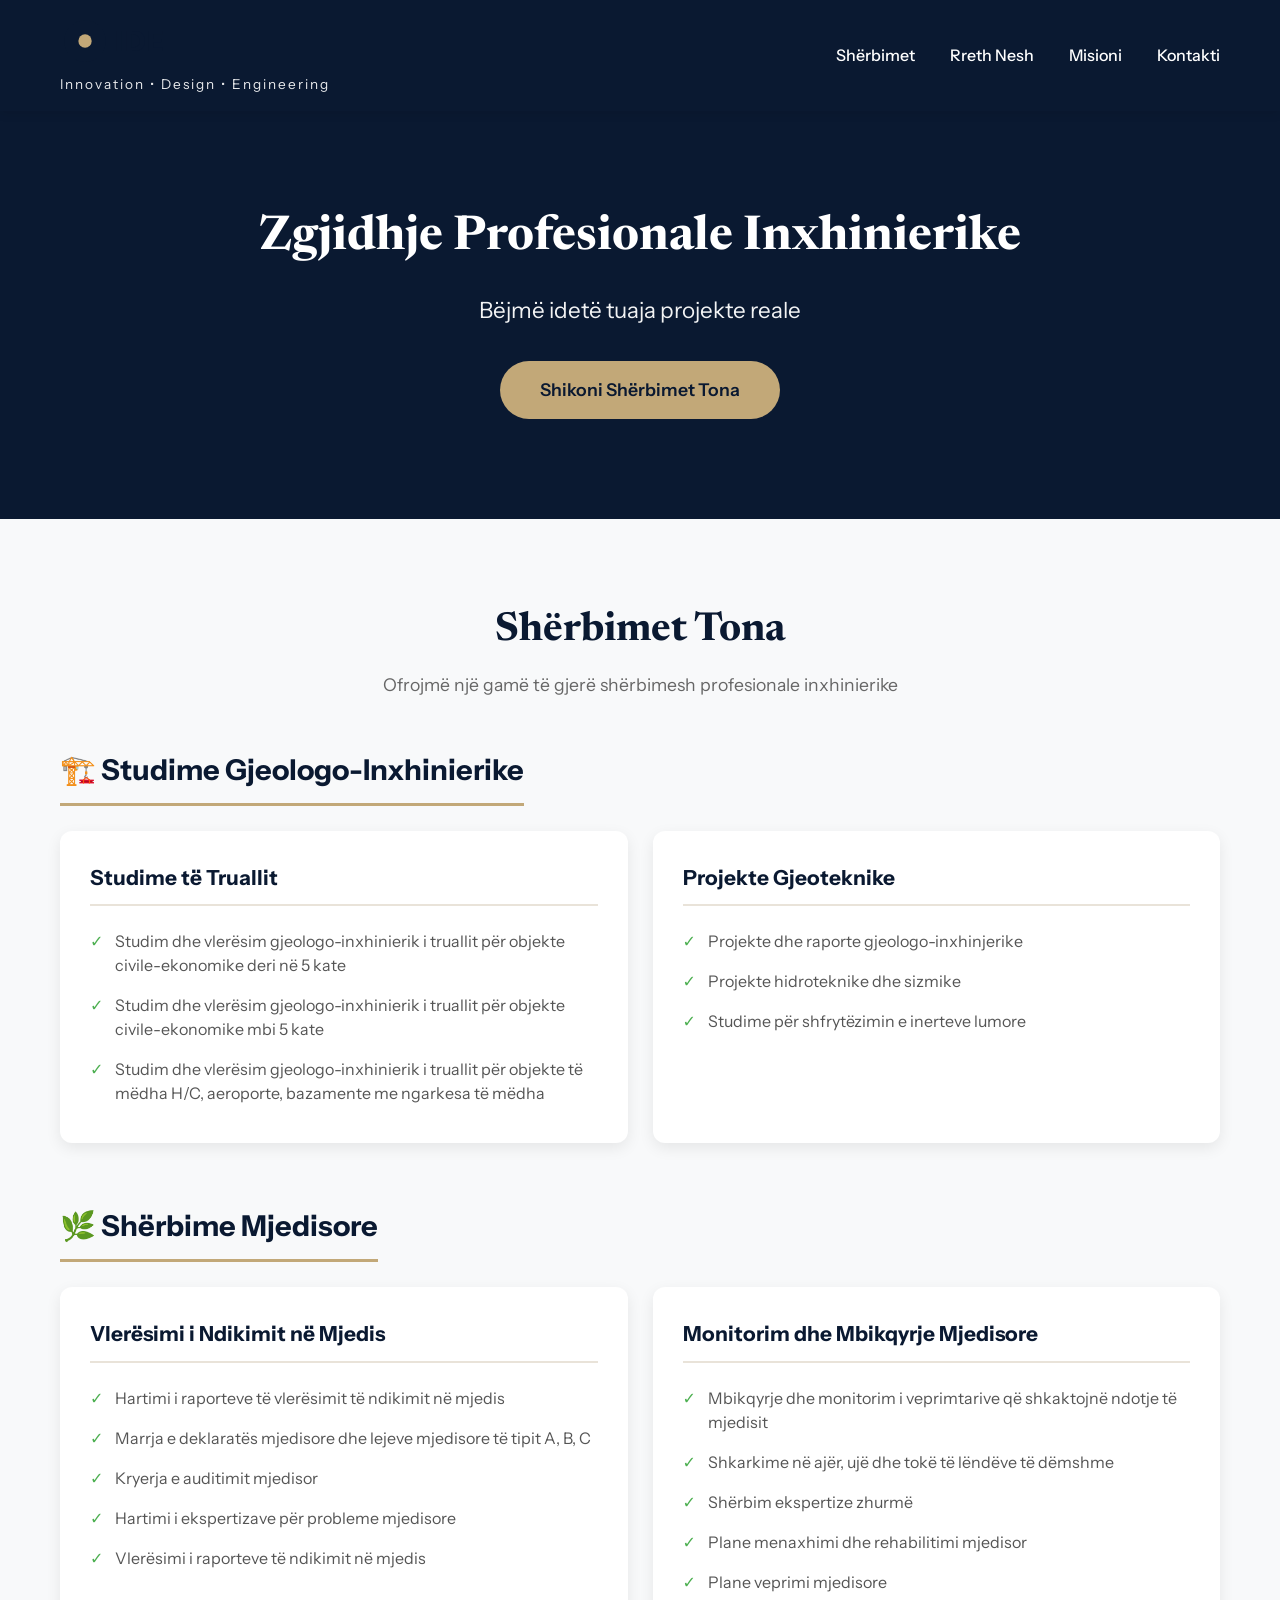
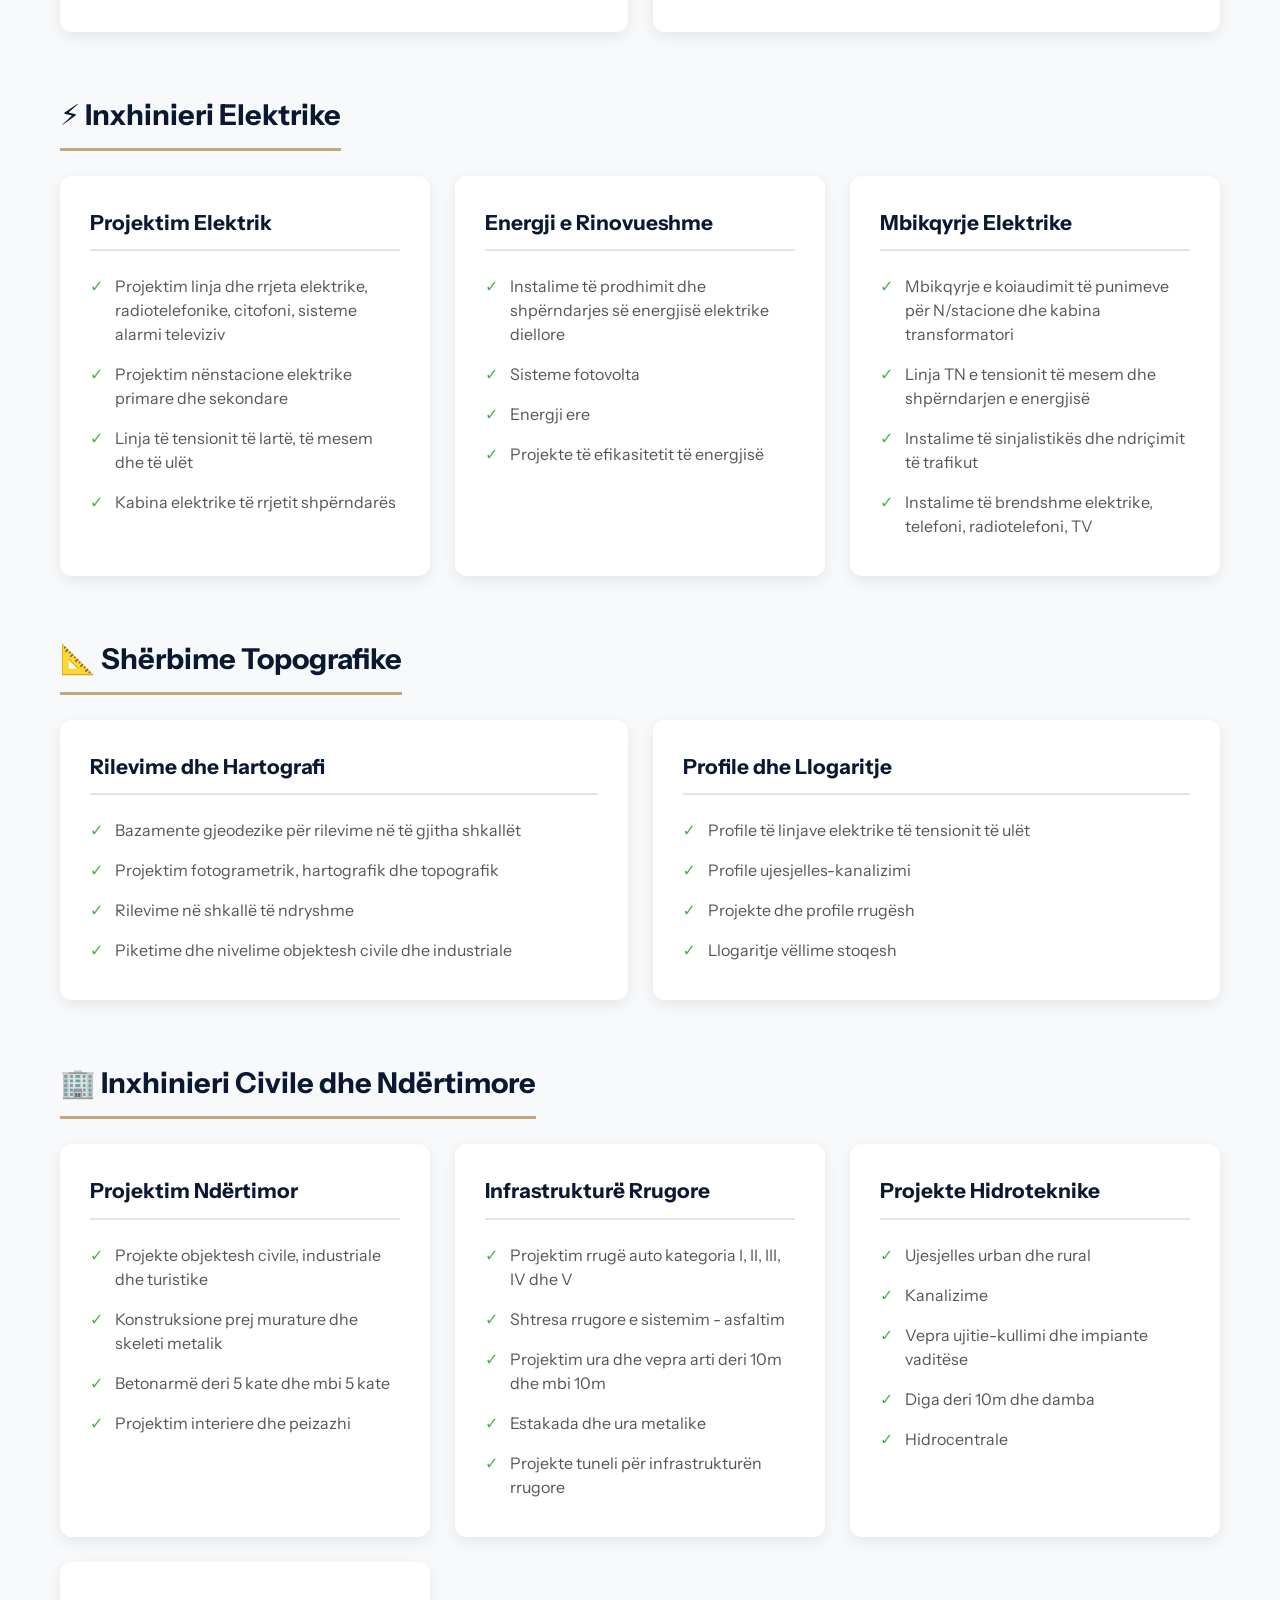
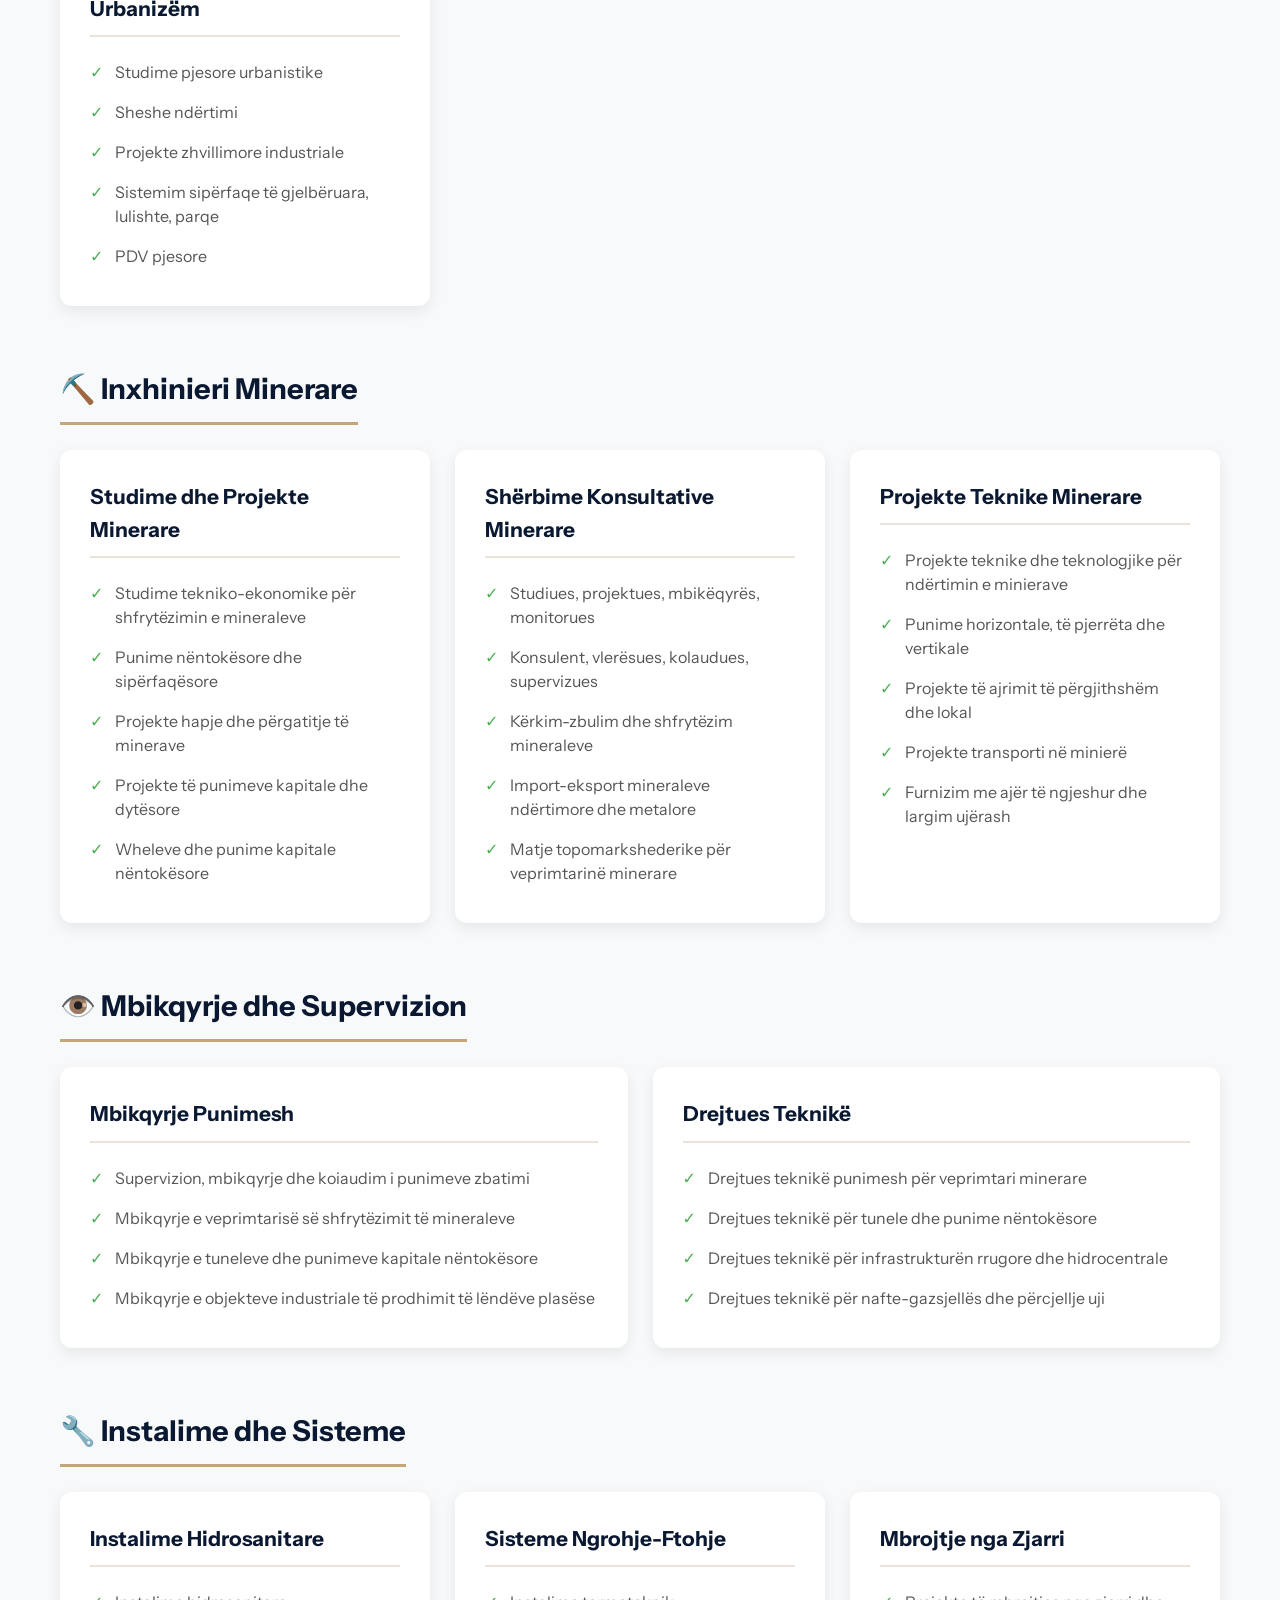
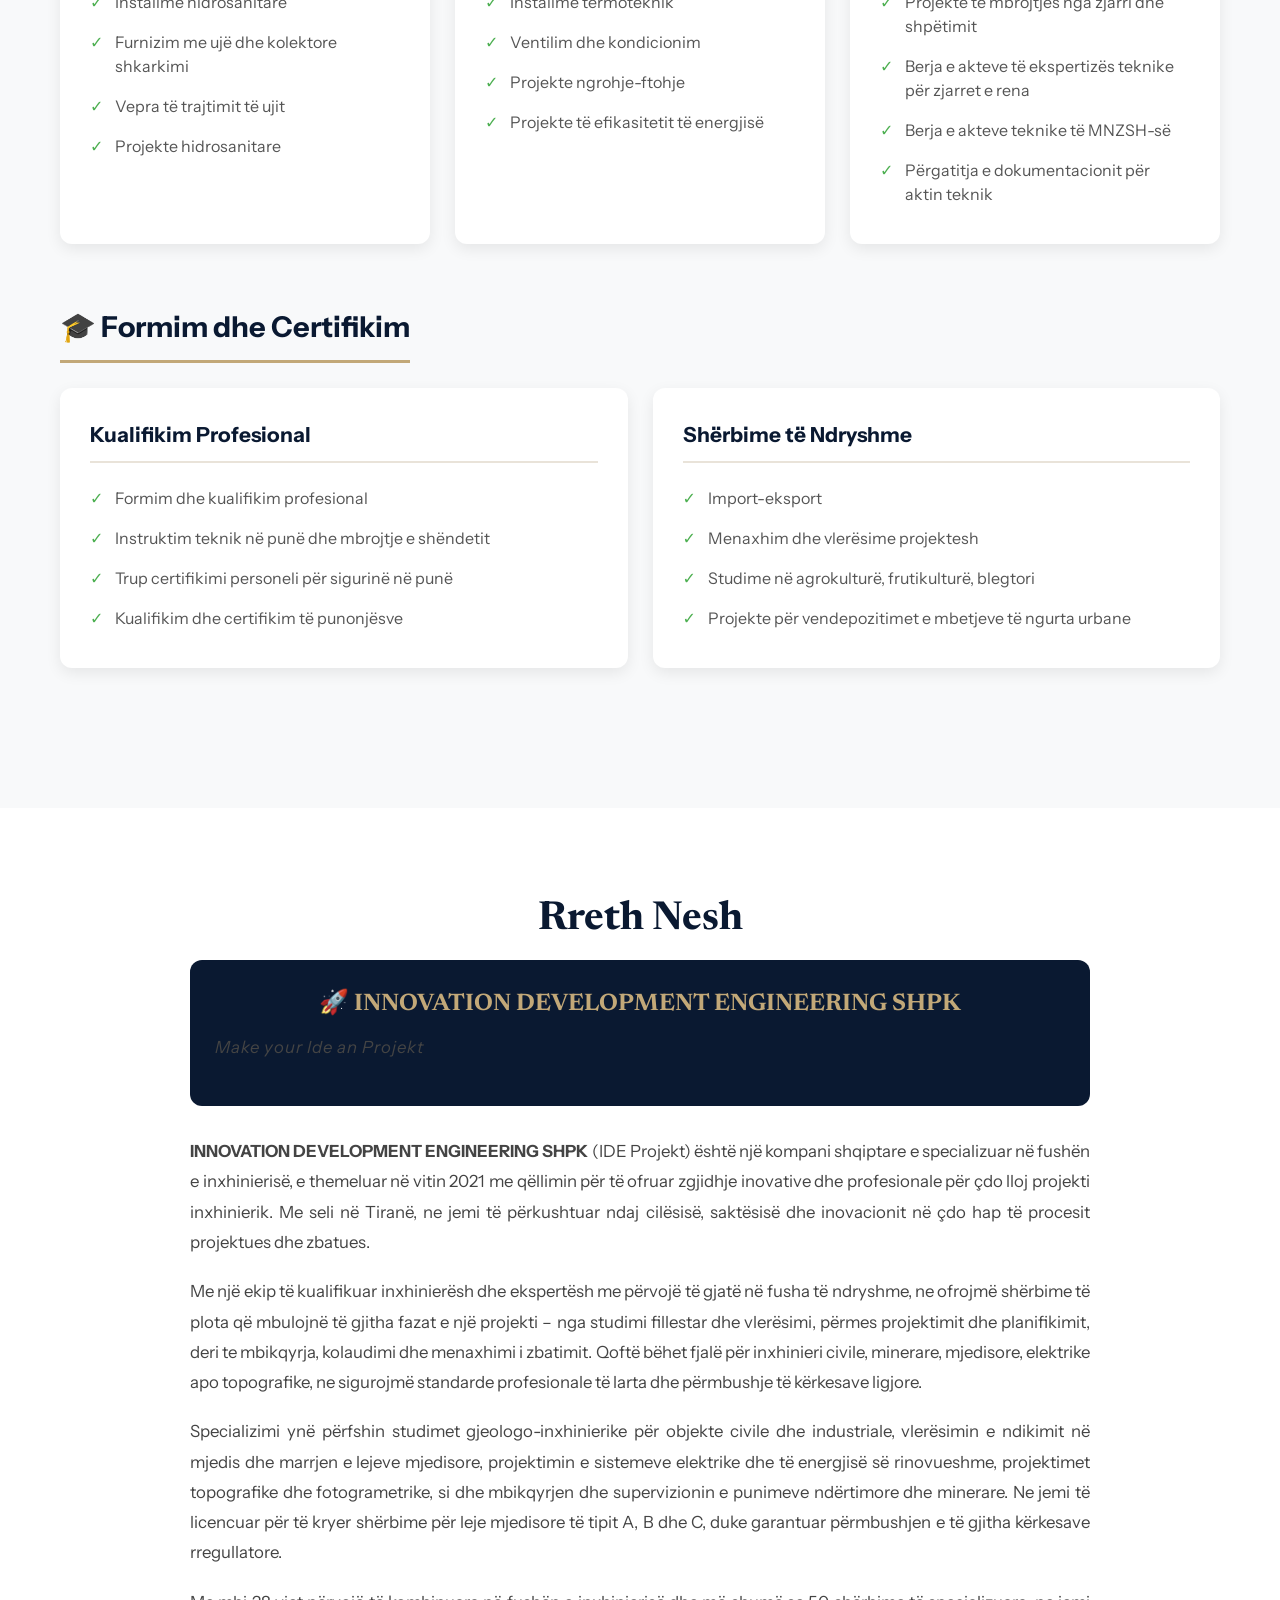
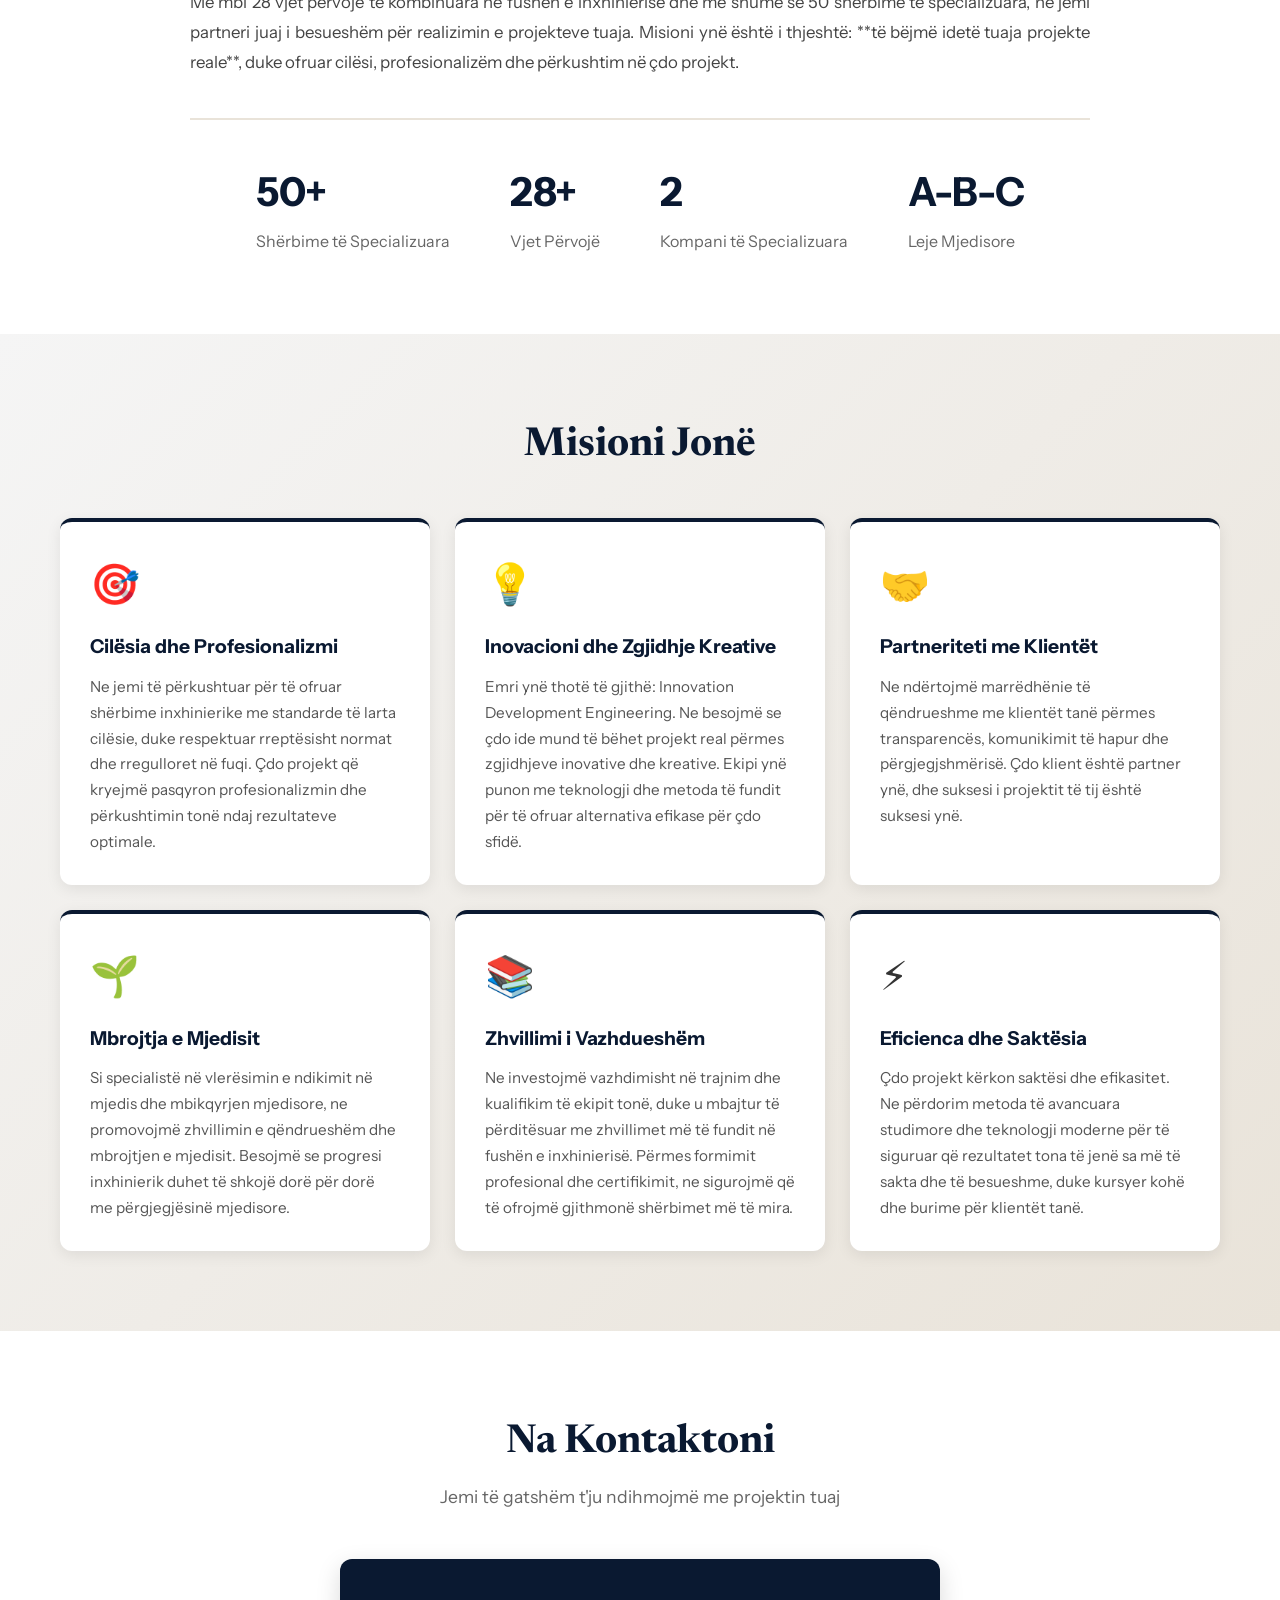
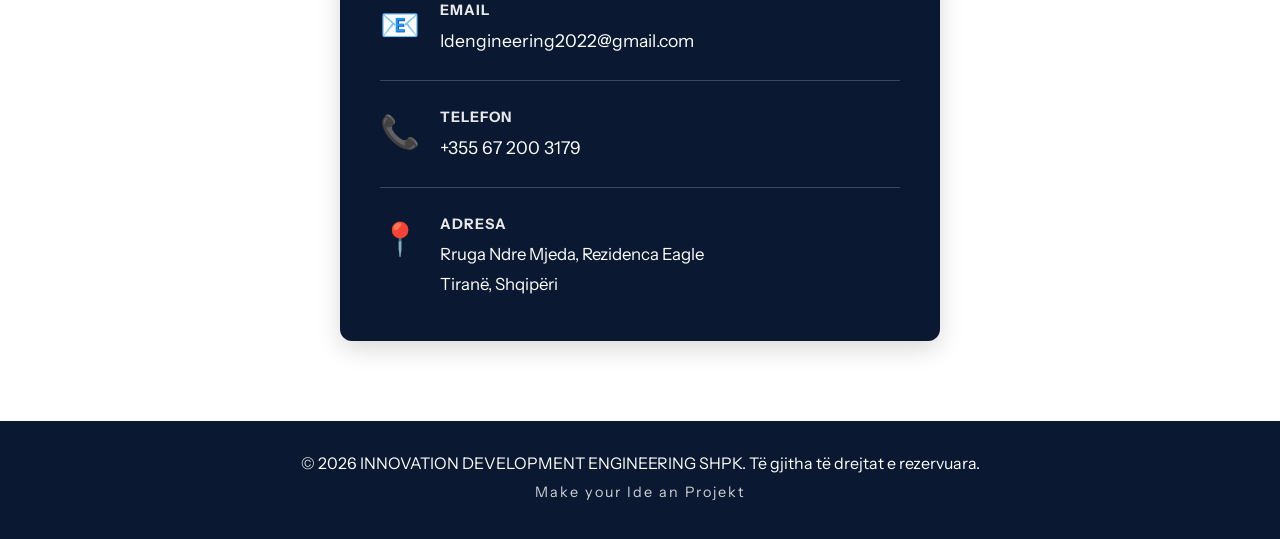
<file: index.html>
<!DOCTYPE html>
<html lang="sq">
<head>
    <meta charset="UTF-8">
    <meta name="viewport" content="width=device-width, initial-scale=1.0">
    <title>IDE Projekt - Innovation, Design, Engineering</title>
    <link rel="icon" type="image/png" href="/favicon-96x96.png?v=20261019" sizes="96x96" />
    <link rel="icon" type="image/svg+xml" href="/favicon.svg?v=20261019" />
    <link rel="shortcut icon" href="/favicon.ico?v=20261019" />
    <link rel="apple-touch-icon" sizes="180x180" href="/apple-touch-icon.png?v=20261019" />
    <meta name="apple-mobile-web-app-title" content="IDE Project" />
    <link rel="manifest" href="/site.webmanifest?v=20261019" />
    <meta name="description" content="IDE Projekt - Shërbime profesionale inxhinierie, projektim, mbikqyrje dhe konsultim në fushat e inxhinierisë civile, minerare, mjedisore dhe elektrike.">
    <link rel="preconnect" href="https://fonts.googleapis.com">
    <link rel="preconnect" href="https://fonts.gstatic.com" crossorigin>
    <link href="https://fonts.googleapis.com/css2?family=Instrument+Sans:wght@400;500;600&family=Newsreader:opsz,wght@6..72,300;400&display=swap" rel="stylesheet">
    <link rel="stylesheet" href="style.css">
</head>
<body>
    <!-- Header -->
    <header class="header">
        <div class="container">
            <div class="logo">
                <img src="logo.svg" alt="IDE Projekt Logo" class="logo-img">
                <p class="tagline">Innovation • Design • Engineering</p>
            </div>
            <nav class="nav">
                <a href="#sherbimet">Shërbimet</a>
                <a href="#rreth-nesh">Rreth Nesh</a>
                <a href="#misioni">Misioni</a>
                <a href="#kontakt">Kontakti</a>
            </nav>
        </div>
    </header>

    <!-- Hero Section -->
    <section class="hero">
        <div class="container">
            <h2>Zgjidhje Profesionale Inxhinierike</h2>
            <p class="hero-subtitle">Bëjmë idetë tuaja projekte reale</p>
            <a href="#sherbimet" class="btn">Shikoni Shërbimet Tona</a>
        </div>
    </section>

    <!-- Services Section -->
    <section id="sherbimet" class="services">
        <div class="container">
            <h2 class="section-title">Shërbimet Tona</h2>
            <p class="section-subtitle">Ofrojmë një gamë të gjerë shërbimesh profesionale inxhinierike</p>

            <!-- Gjeologji Inxhinierike -->
            <div class="service-category">
                <h3 class="category-title">🏗️ Studime Gjeologo-Inxhinierike</h3>
                <div class="service-grid">
                    <div class="service-card">
                        <h4>Studime të Truallit</h4>
                        <ul>
                            <li>Studim dhe vlerësim gjeologo-inxhinierik i truallit për objekte civile-ekonomike deri në 5 kate</li>
                            <li>Studim dhe vlerësim gjeologo-inxhinierik i truallit për objekte civile-ekonomike mbi 5 kate</li>
                            <li>Studim dhe vlerësim gjeologo-inxhinierik i truallit për objekte të mëdha H/C, aeroporte, bazamente me ngarkesa të mëdha</li>
                        </ul>
                    </div>
                    <div class="service-card">
                        <h4>Projekte Gjeoteknike</h4>
                        <ul>
                            <li>Projekte dhe raporte gjeologo-inxhinjerike</li>
                            <li>Projekte hidroteknike dhe sizmike</li>
                            <li>Studime për shfrytëzimin e inerteve lumore</li>
                        </ul>
                    </div>
                </div>
            </div>

            <!-- Mjedis -->
            <div class="service-category">
                <h3 class="category-title">🌿 Shërbime Mjedisore</h3>
                <div class="service-grid">
                    <div class="service-card">
                        <h4>Vlerësimi i Ndikimit në Mjedis</h4>
                        <ul>
                            <li>Hartimi i raporteve të vlerësimit të ndikimit në mjedis</li>
                            <li>Marrja e deklaratës mjedisore dhe lejeve mjedisore të tipit A, B, C</li>
                            <li>Kryerja e auditimit mjedisor</li>
                            <li>Hartimi i ekspertizave për probleme mjedisore</li>
                            <li>Vlerësimi i raporteve të ndikimit në mjedis</li>
                        </ul>
                    </div>
                    <div class="service-card">
                        <h4>Monitorim dhe Mbikqyrje Mjedisore</h4>
                        <ul>
                            <li>Mbikqyrje dhe monitorim i veprimtarive që shkaktojnë ndotje të mjedisit</li>
                            <li>Shkarkime në ajër, ujë dhe tokë të lëndëve të dëmshme</li>
                            <li>Shërbim ekspertize zhurmë</li>
                            <li>Plane menaxhimi dhe rehabilitimi mjedisor</li>
                            <li>Plane veprimi mjedisore</li>
                        </ul>
                    </div>
                </div>
            </div>

            <!-- Inxhinieri Elektrike -->
            <div class="service-category">
                <h3 class="category-title">⚡ Inxhinieri Elektrike</h3>
                <div class="service-grid">
                    <div class="service-card">
                        <h4>Projektim Elektrik</h4>
                        <ul>
                            <li>Projektim linja dhe rrjeta elektrike, radiotelefonike, citofoni, sisteme alarmi televiziv</li>
                            <li>Projektim nënstacione elektrike primare dhe sekondare</li>
                            <li>Linja të tensionit të lartë, të mesem dhe të ulët</li>
                            <li>Kabina elektrike të rrjetit shpërndarës</li>
                        </ul>
                    </div>
                    <div class="service-card">
                        <h4>Energji e Rinovueshme</h4>
                        <ul>
                            <li>Instalime të prodhimit dhe shpërndarjes së energjisë elektrike diellore</li>
                            <li>Sisteme fotovolta</li>
                            <li>Energji ere</li>
                            <li>Projekte të efikasitetit të energjisë</li>
                        </ul>
                    </div>
                    <div class="service-card">
                        <h4>Mbikqyrje Elektrike</h4>
                        <ul>
                            <li>Mbikqyrje e koiaudimit të punimeve për N/stacione dhe kabina transformatori</li>
                            <li>Linja TN e tensionit të mesem dhe shpërndarjen e energjisë</li>
                            <li>Instalime të sinjalistikës dhe ndriçimit të trafikut</li>
                            <li>Instalime të brendshme elektrike, telefoni, radiotelefoni, TV</li>
                        </ul>
                    </div>
                </div>
            </div>

            <!-- Topografi -->
            <div class="service-category">
                <h3 class="category-title">📐 Shërbime Topografike</h3>
                <div class="service-grid">
                    <div class="service-card">
                        <h4>Rilevime dhe Hartografi</h4>
                        <ul>
                            <li>Bazamente gjeodezike për rilevime në të gjitha shkallët</li>
                            <li>Projektim fotogrametrik, hartografik dhe topografik</li>
                            <li>Rilevime në shkallë të ndryshme</li>
                            <li>Piketime dhe nivelime objektesh civile dhe industriale</li>
                        </ul>
                    </div>
                    <div class="service-card">
                        <h4>Profile dhe Llogaritje</h4>
                        <ul>
                            <li>Profile të linjave elektrike të tensionit të ulët</li>
                            <li>Profile ujesjelles-kanalizimi</li>
                            <li>Projekte dhe profile rrugësh</li>
                            <li>Llogaritje vëllime stoqesh</li>
                        </ul>
                    </div>
                </div>
            </div>

            <!-- Inxhinieri Civile -->
            <div class="service-category">
                <h3 class="category-title">🏢 Inxhinieri Civile dhe Ndërtimore</h3>
                <div class="service-grid">
                    <div class="service-card">
                        <h4>Projektim Ndërtimor</h4>
                        <ul>
                            <li>Projekte objektesh civile, industriale dhe turistike</li>
                            <li>Konstruksione prej murature dhe skeleti metalik</li>
                            <li>Betonarmë deri 5 kate dhe mbi 5 kate</li>
                            <li>Projektim interiere dhe peizazhi</li>
                        </ul>
                    </div>
                    <div class="service-card">
                        <h4>Infrastrukturë Rrugore</h4>
                        <ul>
                            <li>Projektim rrugë auto kategoria I, II, III, IV dhe V</li>
                            <li>Shtresa rrugore e sistemim - asfaltim</li>
                            <li>Projektim ura dhe vepra arti deri 10m dhe mbi 10m</li>
                            <li>Estakada dhe ura metalike</li>
                            <li>Projekte tuneli për infrastrukturën rrugore</li>
                        </ul>
                    </div>
                    <div class="service-card">
                        <h4>Projekte Hidroteknike</h4>
                        <ul>
                            <li>Ujesjelles urban dhe rural</li>
                            <li>Kanalizime</li>
                            <li>Vepra ujitie-kullimi dhe impiante vaditëse</li>
                            <li>Diga deri 10m dhe damba</li>
                            <li>Hidrocentrale</li>
                        </ul>
                    </div>
                    <div class="service-card">
                        <h4>Urbanizëm</h4>
                        <ul>
                            <li>Studime pjesore urbanistike</li>
                            <li>Sheshe ndërtimi</li>
                            <li>Projekte zhvillimore industriale</li>
                            <li>Sistemim sipërfaqe të gjelbëruara, lulishte, parqe</li>
                            <li>PDV pjesore</li>
                        </ul>
                    </div>
                </div>
            </div>

            <!-- Inxhinieri Minerare -->
            <div class="service-category">
                <h3 class="category-title">⛏️ Inxhinieri Minerare</h3>
                <div class="service-grid">
                    <div class="service-card">
                        <h4>Studime dhe Projekte Minerare</h4>
                        <ul>
                            <li>Studime tekniko-ekonomike për shfrytëzimin e mineraleve</li>
                            <li>Punime nëntokësore dhe sipërfaqësore</li>
                            <li>Projekte hapje dhe përgatitje të minerave</li>
                            <li>Projekte të punimeve kapitale dhe dytësore</li>
                            <li>Wheleve dhe punime kapitale nëntokësore</li>
                        </ul>
                    </div>
                    <div class="service-card">
                        <h4>Shërbime Konsultative Minerare</h4>
                        <ul>
                            <li>Studiues, projektues, mbikëqyrës, monitorues</li>
                            <li>Konsulent, vlerësues, kolaudues, supervizues</li>
                            <li>Kërkim-zbulim dhe shfrytëzim mineraleve</li>
                            <li>Import-eksport mineraleve ndërtimore dhe metalore</li>
                            <li>Matje topomarkshederike për veprimtarinë minerare</li>
                        </ul>
                    </div>
                    <div class="service-card">
                        <h4>Projekte Teknike Minerare</h4>
                        <ul>
                            <li>Projekte teknike dhe teknologjike për ndërtimin e minierave</li>
                            <li>Punime horizontale, të pjerrëta dhe vertikale</li>
                            <li>Projekte të ajrimit të përgjithshëm dhe lokal</li>
                            <li>Projekte transporti në minierë</li>
                            <li>Furnizim me ajër të ngjeshur dhe largim ujërash</li>
                        </ul>
                    </div>
                </div>
            </div>

            <!-- Mbikqyrje dhe Supervizion -->
            <div class="service-category">
                <h3 class="category-title">👁️ Mbikqyrje dhe Supervizion</h3>
                <div class="service-grid">
                    <div class="service-card">
                        <h4>Mbikqyrje Punimesh</h4>
                        <ul>
                            <li>Supervizion, mbikqyrje dhe koiaudim i punimeve zbatimi</li>
                            <li>Mbikqyrje e veprimtarisë së shfrytëzimit të mineraleve</li>
                            <li>Mbikqyrje e tuneleve dhe punimeve kapitale nëntokësore</li>
                            <li>Mbikqyrje e objekteve industriale të prodhimit të lëndëve plasëse</li>
                        </ul>
                    </div>
                    <div class="service-card">
                        <h4>Drejtues Teknikë</h4>
                        <ul>
                            <li>Drejtues teknikë punimesh për veprimtari minerare</li>
                            <li>Drejtues teknikë për tunele dhe punime nëntokësore</li>
                            <li>Drejtues teknikë për infrastrukturën rrugore dhe hidrocentrale</li>
                            <li>Drejtues teknikë për nafte-gazsjellës dhe përcjellje uji</li>
                        </ul>
                    </div>
                </div>
            </div>

            <!-- Instalime -->
            <div class="service-category">
                <h3 class="category-title">🔧 Instalime dhe Sisteme</h3>
                <div class="service-grid">
                    <div class="service-card">
                        <h4>Instalime Hidrosanitare</h4>
                        <ul>
                            <li>Instalime hidrosanitare</li>
                            <li>Furnizim me ujë dhe kolektore shkarkimi</li>
                            <li>Vepra të trajtimit të ujit</li>
                            <li>Projekte hidrosanitare</li>
                        </ul>
                    </div>
                    <div class="service-card">
                        <h4>Sisteme Ngrohje-Ftohje</h4>
                        <ul>
                            <li>Instalime termoteknik</li>
                            <li>Ventilim dhe kondicionim</li>
                            <li>Projekte ngrohje-ftohje</li>
                            <li>Projekte të efikasitetit të energjisë</li>
                        </ul>
                    </div>
                    <div class="service-card">
                        <h4>Mbrojtje nga Zjarri</h4>
                        <ul>
                            <li>Projekte të mbrojtjes nga zjarri dhe shpëtimit</li>
                            <li>Berja e akteve të ekspertizës teknike për zjarret e rena</li>
                            <li>Berja e akteve teknike të MNZSH-së</li>
                            <li>Përgatitja e dokumentacionit për aktin teknik</li>
                        </ul>
                    </div>
                </div>
            </div>

            <!-- Formim Profesional -->
            <div class="service-category">
                <h3 class="category-title">🎓 Formim dhe Certifikim</h3>
                <div class="service-grid">
                    <div class="service-card">
                        <h4>Kualifikim Profesional</h4>
                        <ul>
                            <li>Formim dhe kualifikim profesional</li>
                            <li>Instruktim teknik në punë dhe mbrojtje e shëndetit</li>
                            <li>Trup certifikimi personeli për sigurinë në punë</li>
                            <li>Kualifikim dhe certifikim të punonjësve</li>
                        </ul>
                    </div>
                    <div class="service-card">
                        <h4>Shërbime të Ndryshme</h4>
                        <ul>
                            <li>Import-eksport</li>
                            <li>Menaxhim dhe vlerësime projektesh</li>
                            <li>Studime në agrokulturë, frutikulturë, blegtori</li>
                            <li>Projekte për vendepozitimet e mbetjeve të ngurta urbane</li>
                        </ul>
                    </div>
                </div>
            </div>
        </div>
    </section>

    <!-- About Section -->
    <section id="rreth-nesh" class="about">
        <div class="container">
            <h2 class="section-title">Rreth Nesh</h2>
            <div class="about-content">
                <div class="company-intro">
                    <div class="company-badge">
                        <h3>🚀 INNOVATION DEVELOPMENT ENGINEERING SHPK</h3>
                        <p class="company-tagline">Make your Ide an Projekt</p>
                    </div>
                    <p><strong>INNOVATION DEVELOPMENT ENGINEERING SHPK</strong> (IDE Projekt) është një kompani shqiptare e specializuar në fushën e inxhinierisë, e themeluar në vitin 2021 me qëllimin për të ofruar zgjidhje inovative dhe profesionale për çdo lloj projekti inxhinierik. Me seli në Tiranë, ne jemi të përkushtuar ndaj cilësisë, saktësisë dhe inovacionit në çdo hap të procesit projektues dhe zbatues.</p>
                    
                    <p>Me një ekip të kualifikuar inxhinierësh dhe ekspertësh me përvojë të gjatë në fusha të ndryshme, ne ofrojmë shërbime të plota që mbulojnë të gjitha fazat e një projekti – nga studimi fillestar dhe vlerësimi, përmes projektimit dhe planifikimit, deri te mbikqyrja, kolaudimi dhe menaxhimi i zbatimit. Qoftë bëhet fjalë për inxhinieri civile, minerare, mjedisore, elektrike apo topografike, ne sigurojmë standarde profesionale të larta dhe përmbushje të kërkesave ligjore.</p>
                    
                    <p>Specializimi ynë përfshin studimet gjeologo-inxhinierike për objekte civile dhe industriale, vlerësimin e ndikimit në mjedis dhe marrjen e lejeve mjedisore, projektimin e sistemeve elektrike dhe të energjisë së rinovueshme, projektimet topografike dhe fotogrametrike, si dhe mbikqyrjen dhe supervizionin e punimeve ndërtimore dhe minerare. Ne jemi të licencuar për të kryer shërbime për leje mjedisore të tipit A, B dhe C, duke garantuar përmbushjen e të gjitha kërkesave rregullatore.</p>
                    
                    <p>Me mbi 28 vjet përvojë të kombinuara në fushën e inxhinierisë dhe më shumë se 50 shërbime të specializuara, ne jemi partneri juaj i besueshëm për realizimin e projekteve tuaja. Misioni ynë është i thjeshtë: **të bëjmë idetë tuaja projekte reale**, duke ofruar cilësi, profesionalizëm dhe përkushtim në çdo projekt.</p>
                </div>
                
                <div class="about-stats">
                    <div class="stat">
                        <h3>50+</h3>
                        <p>Shërbime të Specializuara</p>
                    </div>
                    <div class="stat">
                        <h3>28+</h3>
                        <p>Vjet Përvojë</p>
                    </div>
                    <div class="stat">
                        <h3>2</h3>
                        <p>Kompani të Specializuara</p>
                    </div>
                    <div class="stat">
                        <h3>A-B-C</h3>
                        <p>Leje Mjedisore</p>
                    </div>
                </div>
            </div>
        </div>
    </section>

    <!-- Mission Section -->
    <section id="misioni" class="mission">
        <div class="container">
            <h2 class="section-title">Misioni Jonë</h2>
            <div class="mission-content">
                <div class="mission-card">
                    <div class="mission-icon">🎯</div>
                    <h3>Cilësia dhe Profesionalizmi</h3>
                    <p>Ne jemi të përkushtuar për të ofruar shërbime inxhinierike me standarde të larta cilësie, duke respektuar rreptësisht normat dhe rregulloret në fuqi. Çdo projekt që kryejmë pasqyron profesionalizmin dhe përkushtimin tonë ndaj rezultateve optimale.</p>
                </div>
                <div class="mission-card">
                    <div class="mission-icon">💡</div>
                    <h3>Inovacioni dhe Zgjidhje Kreative</h3>
                    <p>Emri ynë thotë të gjithë: Innovation Development Engineering. Ne besojmë se çdo ide mund të bëhet projekt real përmes zgjidhjeve inovative dhe kreative. Ekipi ynë punon me teknologji dhe metoda të fundit për të ofruar alternativa efikase për çdo sfidë.</p>
                </div>
                <div class="mission-card">
                    <div class="mission-icon">🤝</div>
                    <h3>Partneriteti me Klientët</h3>
                    <p>Ne ndërtojmë marrëdhënie të qëndrueshme me klientët tanë përmes transparencës, komunikimit të hapur dhe përgjegjshmërisë. Çdo klient është partner ynë, dhe suksesi i projektit të tij është suksesi ynë.</p>
                </div>
                <div class="mission-card">
                    <div class="mission-icon">🌱</div>
                    <h3>Mbrojtja e Mjedisit</h3>
                    <p>Si specialistë në vlerësimin e ndikimit në mjedis dhe mbikqyrjen mjedisore, ne promovojmë zhvillimin e qëndrueshëm dhe mbrojtjen e mjedisit. Besojmë se progresi inxhinierik duhet të shkojë dorë për dorë me përgjegjësinë mjedisore.</p>
                </div>
                <div class="mission-card">
                    <div class="mission-icon">📚</div>
                    <h3>Zhvillimi i Vazhdueshëm</h3>
                    <p>Ne investojmë vazhdimisht në trajnim dhe kualifikim të ekipit tonë, duke u mbajtur të përditësuar me zhvillimet më të fundit në fushën e inxhinierisë. Përmes formimit profesional dhe certifikimit, ne sigurojmë që të ofrojmë gjithmonë shërbimet më të mira.</p>
                </div>
                <div class="mission-card">
                    <div class="mission-icon">⚡</div>
                    <h3>Eficienca dhe Saktësia</h3>
                    <p>Çdo projekt kërkon saktësi dhe efikasitet. Ne përdorim metoda të avancuara studimore dhe teknologji moderne për të siguruar që rezultatet tona të jenë sa më të sakta dhe të besueshme, duke kursyer kohë dhe burime për klientët tanë.</p>
                </div>
            </div>
        </div>
    </section>

    <!-- Contact Section -->
    <section id="kontakt" class="contact">
        <div class="container">
            <h2 class="section-title">Na Kontaktoni</h2>
            <p class="section-subtitle">Jemi të gatshëm t'ju ndihmojmë me projektin tuaj</p>
            <div class="contact-card-single">
                <div class="contact-info">
                    <div class="contact-item">
                        <span class="icon">📧</span>
                        <div class="contact-text">
                            <h4>Email</h4>
                            <a href="mailto:Idengineering2022@gmail.com">Idengineering2022@gmail.com</a>
                        </div>
                    </div>
                    <div class="contact-item">
                        <span class="icon">📞</span>
                        <div class="contact-text">
                            <h4>Telefon</h4>
                            <a href="tel:+355672003179">+355 67 200 3179</a>
                        </div>
                    </div>
                    <div class="contact-item">
                        <span class="icon">📍</span>
                        <div class="contact-text">
                            <h4>Adresa</h4>
                            <p>Rruga Ndre Mjeda, Rezidenca Eagle</p>
                            <p>Tiranë, Shqipëri</p>
                        </div>
                    </div>
                </div>
            </div>
        </div>
    </section>

    <!-- Footer -->
    <footer class="footer">
        <div class="container">
            <p>&copy; 2026 INNOVATION DEVELOPMENT ENGINEERING SHPK. Të gjitha të drejtat e rezervuara.</p>
            <p class="footer-tagline">Make your Ide an Projekt</p>
        </div>
    </footer>
</body>
</html>
</file>
<file: style.css>
/* Reset & Base Styles */
* {
    margin: 0;
    padding: 0;
    box-sizing: border-box;
}

html, body {
    width: 100%;
    overflow-x: hidden;
}

html {
    scroll-behavior: smooth;
}

body {
    font-family: 'Instrument Sans', system-ui, sans-serif;
    line-height: 1.6;
    color: #333;
    background-color: #f8f9fa;
}

.container {
    width: 100%;
    max-width: 1200px;
    margin: 0 auto;
    padding: 0 20px;
}

/* Header */
.header {
    background: #0A1931;
    color: white;
    padding: 1rem 0;
    position: fixed;
    width: 100%;
    top: 0;
    z-index: 1000;
    box-shadow: 0 2px 10px rgba(0,0,0,0.1);
}

.header .container {
    display: flex;
    justify-content: space-between;
    align-items: center;
}

.logo-img {
    height: 50px;
    width: auto;
}

.tagline {
    font-size: 0.85rem;
    opacity: 0.9;
    letter-spacing: 2px;
    color: white;
}

.nav a {
    color: white;
    text-decoration: none;
    margin-left: 2rem;
    font-weight: 500;
    transition: opacity 0.3s;
}

.nav a:hover {
    opacity: 0.8;
    text-decoration: underline;
}

/* Hero Section */
.hero {
    width: 100%;
    background: #0A1931;
    color: white;
    padding: 200px 0 100px;
    text-align: center;
}

.hero h2 {
    font-size: 3rem;
    margin-bottom: 1rem;
    font-weight: 700;
    font-family: 'Newsreader', Georgia, serif;
}

.hero-subtitle {
    font-size: 1.4rem;
    margin-bottom: 2rem;
    opacity: 0.95;
}

.btn {
    display: inline-block;
    background: #C2A878;
    color: #0A1931;
    padding: 15px 40px;
    border-radius: 50px;
    text-decoration: none;
    font-weight: 600;
    font-size: 1.1rem;
    transition: transform 0.3s, box-shadow 0.3s;
}

.btn:hover {
    transform: translateY(-3px);
    box-shadow: 0 10px 30px rgba(0,0,0,0.2);
}

/* Services Section */
.services {
    width: 100%;
    padding: 80px 0;
    background: #f8f9fa;
}

.section-title {
    text-align: center;
    font-size: 2.5rem;
    color: #0A1931;
    margin-bottom: 0.5rem;
    font-family: 'Newsreader', Georgia, serif;
}

.section-subtitle {
    text-align: center;
    font-size: 1.1rem;
    color: #666;
    margin-bottom: 3rem;
}

/* Service Categories */
.service-category {
    margin-bottom: 60px;
}

.category-title {
    font-size: 1.8rem;
    color: #0A1931;
    margin-bottom: 25px;
    padding-bottom: 10px;
    border-bottom: 3px solid #C2A878;
    display: inline-block;
}

.service-grid {
    display: grid;
    grid-template-columns: repeat(auto-fit, minmax(300px, 1fr));
    gap: 25px;
}

/* Service Cards */
.service-card {
    background: white;
    border-radius: 12px;
    padding: 30px;
    box-shadow: 0 5px 15px rgba(0,0,0,0.08);
    transition: transform 0.3s, box-shadow 0.3s;
}

.service-card:hover {
    transform: translateY(-5px);
    box-shadow: 0 10px 30px rgba(0,0,0,0.15);
}

.service-card h4 {
    color: #0A1931;
    font-size: 1.3rem;
    margin-bottom: 15px;
    padding-bottom: 10px;
    border-bottom: 2px solid #E9E3D9;
}

.service-card ul {
    list-style: none;
    padding-left: 0;
}

.service-card li {
    padding: 8px 0;
    padding-left: 25px;
    position: relative;
    color: #555;
    line-height: 1.5;
}

.service-card li:before {
    content: "✓";
    position: absolute;
    left: 0;
    color: #4caf50;
    font-weight: bold;
}

/* About Section */
.about {
    width: 100%;
    padding: 80px 0;
    background: white;
}

.about-content {
    max-width: 900px;
    margin: 0 auto;
    text-align: left;
}

/* Company Intro */
.company-intro {
    margin-bottom: 40px;
}

.company-badge {
    text-align: center;
    margin-bottom: 30px;
    padding: 25px;
    background: #0A1931;
    border-radius: 12px;
    color: white;
}

.company-badge h3 {
    color: #C2A878;
    font-size: 1.5rem;
    margin-bottom: 8px;
    font-family: 'Newsreader', Georgia, serif;
}

.company-tagline {
    color: rgba(255, 255, 255, 0.9);
    font-size: 1.1rem;
    font-style: italic;
    letter-spacing: 1px;
}

.company-intro p {
    font-size: 1.05rem;
    color: #444;
    margin-bottom: 1.2rem;
    line-height: 1.8;
    text-align: justify;
}

.about-stats {
    display: flex;
    justify-content: center;
    gap: 60px;
    margin-top: 40px;
    padding-top: 40px;
    border-top: 2px solid #E9E3D9;
}

.stat h3 {
    font-size: 2.5rem;
    color: #0A1931;
    margin-bottom: 5px;
}

.stat p {
    color: #666;
    font-size: 1rem;
}

/* Mission Section */
.mission {
    width: 100%;
    padding: 80px 0;
    background: linear-gradient(135deg, #f5f5f5 0%, #E9E3D9 100%);
}

.mission-content {
    display: grid;
    grid-template-columns: repeat(auto-fit, minmax(300px, 1fr));
    gap: 25px;
    margin-top: 40px;
}

.mission-card {
    background: white;
    padding: 30px;
    border-radius: 12px;
    box-shadow: 0 4px 15px rgba(0,0,0,0.08);
    transition: transform 0.3s, box-shadow 0.3s;
    border-top: 4px solid #0A1931;
}

.mission-card:hover {
    transform: translateY(-5px);
    box-shadow: 0 8px 25px rgba(0,0,0,0.12);
}

.mission-icon {
    font-size: 2.5rem;
    margin-bottom: 15px;
}

.mission-card h3 {
    color: #0A1931;
    font-size: 1.2rem;
    margin-bottom: 12px;
}

.mission-card p {
    color: #555;
    font-size: 0.95rem;
    line-height: 1.7;
}

/* Contact Section */
.contact {
    width: 100%;
    padding: 80px 0;
    background: white;
}

/* Contact Card Single */
.contact-card-single {
    max-width: 600px;
    margin: 40px auto 0;
}

.contact-info {
    background: #0A1931;
    padding: 40px;
    border-radius: 12px;
    box-shadow: 0 8px 25px rgba(0,0,0,0.15);
}

.contact-info .contact-item {
    display: flex;
    align-items: flex-start;
    gap: 20px;
    margin-bottom: 25px;
    padding-bottom: 25px;
    border-bottom: 1px solid rgba(255, 255, 255, 0.2);
}

.contact-info .contact-item:last-child {
    margin-bottom: 0;
    padding-bottom: 0;
    border-bottom: none;
}

.contact-info .contact-item .icon {
    font-size: 2rem;
    flex-shrink: 0;
}

.contact-info .contact-text h4 {
    color: rgba(255, 255, 255, 0.9);
    font-size: 0.9rem;
    text-transform: uppercase;
    letter-spacing: 1px;
    margin-bottom: 5px;
}

.contact-info .contact-text a {
    color: white;
    text-decoration: none;
    font-size: 1.1rem;
    transition: opacity 0.3s;
}

.contact-info .contact-text a:hover {
    opacity: 0.8;
    text-decoration: underline;
}

.contact-info .contact-text p {
    color: white;
    font-size: 1.05rem;
    margin-bottom: 3px;
}

.contact-grid {
    display: grid;
    grid-template-columns: repeat(auto-fit, minmax(250px, 1fr));
    gap: 30px;
    margin-top: 40px;
}

.contact-card {
    background: white;
    padding: 35px;
    border-radius: 12px;
    text-align: center;
    box-shadow: 0 5px 15px rgba(0,0,0,0.08);
    transition: transform 0.3s;
}

.contact-card:hover {
    transform: translateY(-5px);
}

.contact-card h3 {
    color: #0A1931;
    font-size: 1.4rem;
    margin-bottom: 15px;
}

.contact-card a {
    color: #C2A878;
    text-decoration: none;
    font-size: 1.1rem;
}

.contact-card a:hover {
    text-decoration: underline;
}

.contact-card p {
    color: #555;
    font-size: 1.1rem;
}

/* Companies Grid - About Section */
.companies-grid {
    display: grid;
    grid-template-columns: repeat(auto-fit, minmax(350px, 1fr));
    gap: 30px;
    margin: 30px 0;
}

.company-card {
    background: white;
    padding: 30px;
    border-radius: 12px;
    box-shadow: 0 5px 15px rgba(0,0,0,0.08);
    border-left: 4px solid #0A1931;
}

.company-card h3 {
    color: #0A1931;
    font-size: 1.3rem;
    margin-bottom: 15px;
}

.company-card p {
    color: #555;
    margin-bottom: 8px;
    font-size: 0.95rem;
}

/* Contact Companies */
.contact-companies {
    display: grid;
    grid-template-columns: repeat(auto-fit, minmax(350px, 1fr));
    gap: 30px;
    margin-top: 40px;
}

.contact-company {
    background: white;
    padding: 35px;
    border-radius: 12px;
    box-shadow: 0 5px 15px rgba(0,0,0,0.08);
    transition: transform 0.3s;
}

.contact-company:hover {
    transform: translateY(-5px);
}

.contact-company h3 {
    color: #0A1931;
    font-size: 1.3rem;
    margin-bottom: 20px;
    padding-bottom: 15px;
    border-bottom: 2px solid #E9E3D9;
}

.contact-item {
    display: flex;
    align-items: center;
    gap: 12px;
    margin-bottom: 12px;
    font-size: 1.05rem;
}

.contact-item span {
    font-size: 1.3rem;
}

.contact-item a {
    color: #C2A878;
    text-decoration: none;
    transition: color 0.3s;
}

.contact-item a:hover {
    color: #0A1931;
    text-decoration: underline;
}

.contact-address {
    background: white;
    padding: 35px;
    border-radius: 12px;
    box-shadow: 0 5px 15px rgba(0,0,0,0.08);
    text-align: center;
    margin-top: 30px;
    max-width: 500px;
    margin-left: auto;
    margin-right: auto;
}

.contact-address h3 {
    color: #0A1931;
    font-size: 1.4rem;
    margin-bottom: 15px;
}

.contact-address p {
    color: #555;
    font-size: 1.1rem;
    margin-bottom: 5px;
}

/* Footer */
.footer {
    width: 100%;
    background: #0A1931;
    color: white;
    text-align: center;
    padding: 30px 0;
}

.footer p {
    margin-bottom: 5px;
}

.footer-tagline {
    opacity: 0.8;
    font-size: 0.9rem;
    letter-spacing: 2px;
}

/* Responsive Design */
@media (max-width: 768px) {
    .container {
        padding: 0 10px;
        max-width: 100%;
    }

    .header .container {
        flex-direction: column;
        gap: 15px;
        padding: 0 15px;
    }

    .logo-img {
        height: 40px;
    }

    .nav a {
        margin-left: 1rem;
        margin-right: 1rem;
    }

    .hero {
        padding: 180px 0 80px;
    }

    .hero h2 {
        font-size: 2rem;
    }

    .hero-subtitle {
        font-size: 1.1rem;
    }

    .section-title {
        font-size: 2rem;
    }

    .category-title {
        font-size: 1.5rem;
    }

    .service-grid {
        grid-template-columns: 1fr;
    }

    .service-card {
        padding: 20px;
    }

    .about-stats {
        flex-direction: column;
        gap: 30px;
    }

    .contact-grid {
        grid-template-columns: 1fr;
    }

    .companies-grid {
        grid-template-columns: 1fr;
    }

    .contact-companies {
        grid-template-columns: 1fr;
    }

    .mission-content {
        grid-template-columns: 1fr;
    }

    .contact-info {
        padding: 25px 15px;
    }

    .company-badge h3 {
        font-size: 1.2rem;
    }

    .company-badge {
        padding: 20px 15px;
    }

    .about-content {
        max-width: 100%;
    }
}

@media (max-width: 480px) {
    .container {
        padding: 0 5px;
        max-width: 100%;
    }

    .header .container {
        padding: 0 10px;
    }

    .hero h2 {
        font-size: 1.6rem;
    }

    .section-title {
        font-size: 1.6rem;
    }

    .service-card {
        padding: 15px;
    }

    .contact-card {
        padding: 25px;
    }

    .contact-info {
        padding: 20px 10px;
    }

    .company-badge {
        padding: 15px 10px;
    }
}
</file>
